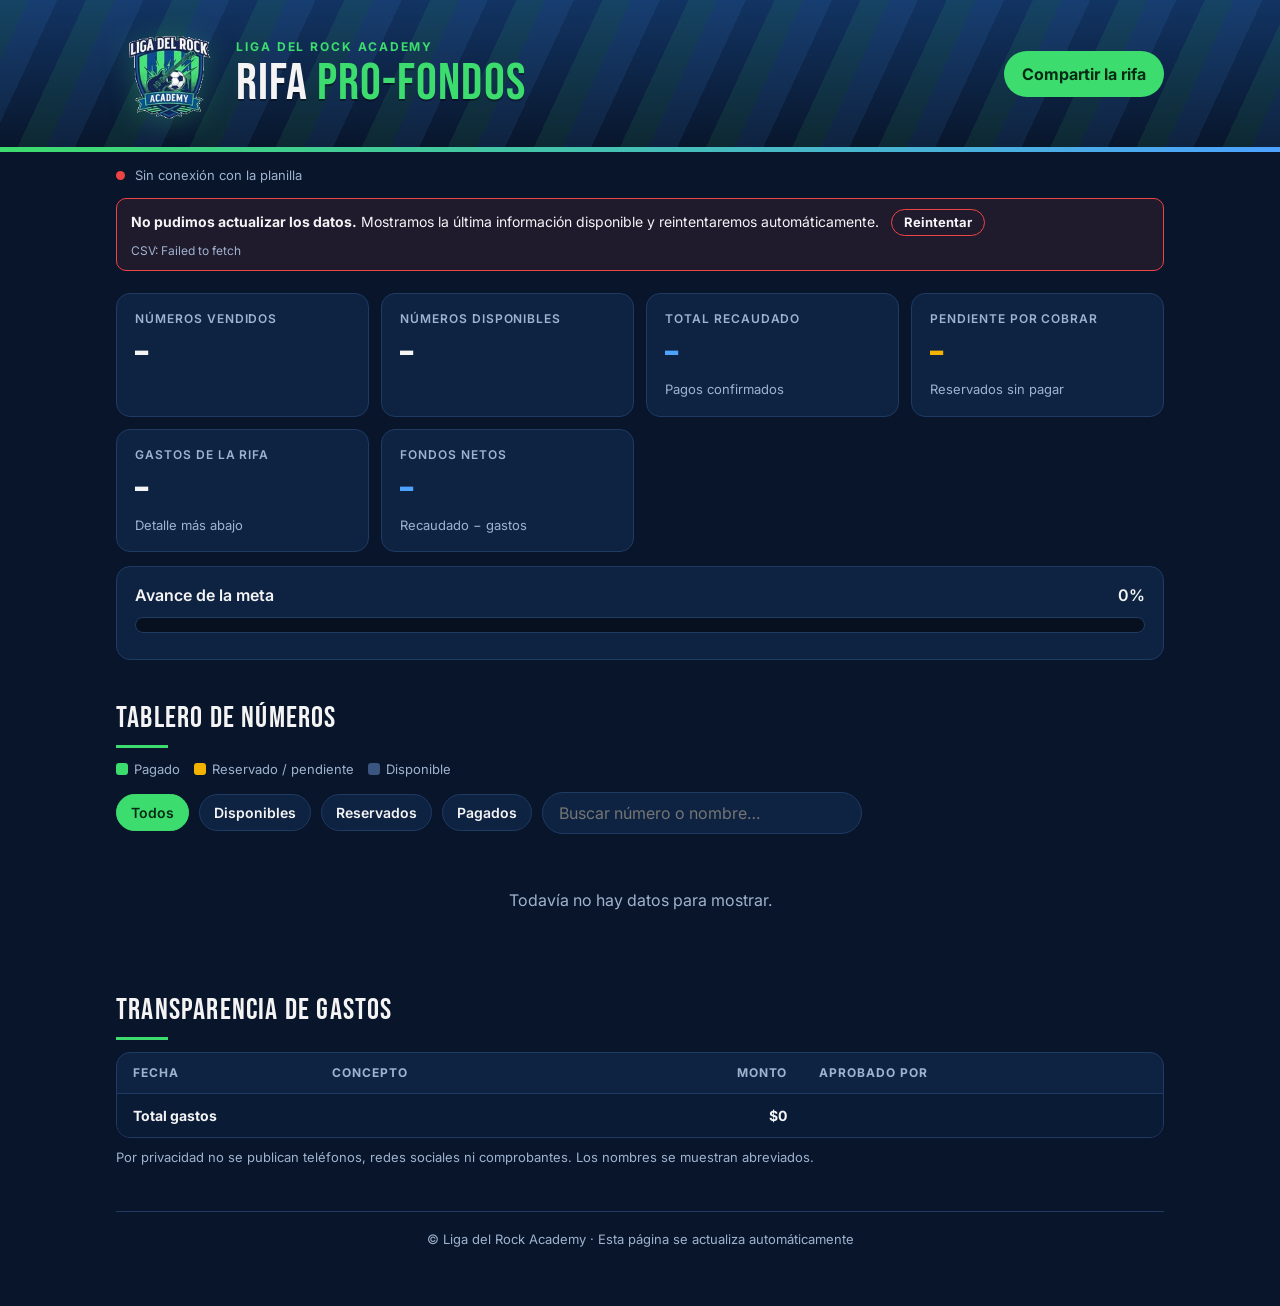
<file: rifa-liga-del-rock/index.html>
<!DOCTYPE html>
<html lang="es-CL">
<head>
<meta charset="utf-8">
<meta name="viewport" content="width=device-width, initial-scale=1">
<title>Rifa Pro-Fondos · Liga del Rock Academy</title>
<meta name="description" content="Estado en tiempo real de la rifa pro-fondos de Liga del Rock Academy: números vendidos, disponibles y uso de los fondos.">
<meta property="og:title" content="Rifa Pro-Fondos · Liga del Rock Academy">
<meta property="og:description" content="Mira qué números quedan disponibles y cómo vamos con la meta, en tiempo real.">
<meta property="og:image" content="logo.png">
<meta name="theme-color" content="#08152a">
<link rel="icon" type="image/png" href="[data-uri]">
<link rel="preconnect" href="https://fonts.googleapis.com">
<link rel="preconnect" href="https://fonts.gstatic.com" crossorigin>
<link href="https://fonts.googleapis.com/css2?family=Bebas+Neue&family=Inter:wght@400;500;600;700&display=swap" rel="stylesheet">

<style>
  :root {
    /* ===== COLORES DE MARCA — cambia SOLO estos valores para ajustar a tu logo ===== */
    --brand:   #3ddc6e;   /* verde del logo: botones, acentos, barra de avance   */
    --brand-2: #4da3ff;   /* azul del logo (aclarado para leerse sobre fondo oscuro) */
    --bg:      #08152a;   /* fondo de la página (marino del logo, más oscuro)    */
    --panel:   #0e2342;   /* fondo de tarjetas                                   */
    --on-brand:#062b14;   /* texto sobre botones verdes                          */
    /* ================================================================ */

    --line: #1f3a63;
    --text: #f4f4f5;
    --muted: #9fb3cf;
    --ok: #3ddc6e;
    --ok-bg: rgba(61, 220, 110, .14);
    --warn: #f5b301;
    --warn-bg: rgba(245, 179, 1, .14);
    --free-bg: #11294b;
    --danger: #ef4444;
    --radius: 14px;
  }
  * { box-sizing: border-box; }
  html { scroll-behavior: smooth; }
  body {
    margin: 0; background: var(--bg); color: var(--text);
    font-family: 'Inter', system-ui, -apple-system, 'Segoe UI', Roboto, sans-serif;
    line-height: 1.5; -webkit-font-smoothing: antialiased;
  }
  .wrap { max-width: 1080px; margin: 0 auto; padding: 0 16px 56px; }

  /* Cabecera */
  header.top {
    position: relative;
    background:
      repeating-linear-gradient(115deg, rgba(61,220,110,.09) 0 26px, rgba(77,163,255,.09) 26px 52px, transparent 52px 78px),
      linear-gradient(180deg, #123463 0%, var(--bg) 100%);
  }
  header.top::after {
    content: ""; position: absolute; left: 0; right: 0; bottom: 0; height: 5px;
    background: linear-gradient(90deg, var(--brand), var(--brand-2));
  }
  .top-in { max-width: 1080px; margin: 0 auto; padding: 22px 16px 26px; display: flex; align-items: center; gap: 16px; flex-wrap: wrap; }
  .logo { width: 104px; height: 104px; object-fit: contain; flex: none; filter: drop-shadow(0 4px 14px rgba(61,220,110,.25)); }
  .logo-fallback {
    width: 104px; height: 104px; border-radius: 50%; flex: none; display: none;
    align-items: center; justify-content: center; background: var(--brand); color: var(--on-brand);
    font-family: 'Bebas Neue', Impact, sans-serif; font-size: 30px; letter-spacing: 1px;
  }
  .titles { flex: 1; min-width: 220px; }
  .eyebrow { margin: 0; color: var(--brand); font-weight: 700; font-size: 12px; letter-spacing: .16em; text-transform: uppercase; }
  h1 { margin: 2px 0 0; text-shadow: 0 2px 0 rgba(0,0,0,.35); font-family: 'Bebas Neue', Impact, sans-serif; font-weight: 400; font-size: clamp(32px, 6vw, 52px); line-height: 1; letter-spacing: .02em; }
  .btn {
    appearance: none; border: 0; cursor: pointer; font: inherit; font-weight: 700;
    background: var(--brand); color: var(--on-brand); padding: 11px 18px; border-radius: 999px;
    transition: transform .15s ease, filter .15s ease;
  }
  .btn:hover { filter: brightness(1.1); transform: translateY(-1px); }
  .btn:focus-visible, .chip:focus-visible, input:focus-visible { outline: 3px solid var(--brand-2); outline-offset: 2px; }

  /* Estado de carga */
  .status { display: flex; align-items: center; gap: 10px; margin: 14px 0 0; color: var(--muted); font-size: 13px; flex-wrap: wrap; }
  .dot { width: 9px; height: 9px; border-radius: 50%; background: var(--ok); box-shadow: 0 0 0 0 rgba(61,220,110,.6); animation: pulse 2s infinite; }
  .dot.err { background: var(--danger); animation: none; }
  .badge-demo { background: var(--warn-bg); color: var(--warn); border: 1px solid var(--warn); padding: 1px 10px; border-radius: 999px; font-weight: 600; }
  .banner-err .retry { margin-left: 8px; font: inherit; font-size: 13px; font-weight: 700; cursor: pointer; color: var(--text); background: transparent; border: 1px solid var(--danger); border-radius: 999px; padding: 3px 12px; }
  .banner-err .detail { margin-top: 6px; font-size: 12px; color: var(--muted); word-break: break-word; }
  .banner-err { display: none; margin-top: 12px; padding: 10px 14px; border: 1px solid var(--danger); background: rgba(239,68,68,.1); border-radius: 10px; font-size: 14px; }
  @keyframes pulse { 70% { box-shadow: 0 0 0 9px rgba(61,220,110,0); } 100% { box-shadow: 0 0 0 0 rgba(61,220,110,0); } }

  /* KPIs */
  .kpis { display: grid; grid-template-columns: repeat(auto-fit, minmax(210px, 1fr)); gap: 12px; margin-top: 22px; }
  .kpi { background: var(--panel); border: 1px solid var(--line); border-radius: var(--radius); padding: 16px 18px; }
  .kpi .l { margin: 0; color: var(--muted); font-size: 12px; font-weight: 600; letter-spacing: .08em; text-transform: uppercase; }
  .kpi .v { margin: 4px 0 0; font-family: 'Bebas Neue', Impact, sans-serif; font-size: 44px; line-height: 1.05; letter-spacing: .02em; }
  .kpi .s { margin: 2px 0 0; color: var(--muted); font-size: 13px; }
  .kpi.hl .v { color: var(--brand-2); }
  .v.ok { color: var(--ok); } .v.warn { color: var(--warn); }

  .progress { margin-top: 14px; background: var(--panel); border: 1px solid var(--line); border-radius: var(--radius); padding: 16px 18px; }
  .progress .row { display: flex; justify-content: space-between; gap: 12px; font-weight: 600; flex-wrap: wrap; }
  .bar { margin-top: 10px; height: 16px; background: #06101f; border: 1px solid var(--line); border-radius: 999px; overflow: hidden; }
  .bar > span { display: block; height: 100%; width: 0; background: linear-gradient(90deg, var(--brand), var(--brand-2)); border-radius: 999px; transition: width .8s ease; }

  /* Secciones */
  h2 { margin: 36px 0 12px; font-family: 'Bebas Neue', Impact, sans-serif; font-weight: 400; font-size: 30px; letter-spacing: .04em; }
  h2::after { content: ""; display: block; width: 52px; height: 3px; background: var(--brand); margin-top: 4px; }

  /* Controles */
  .controls { display: flex; gap: 10px; flex-wrap: wrap; align-items: center; margin-bottom: 14px; }
  .chip {
    appearance: none; cursor: pointer; font: inherit; font-size: 14px; font-weight: 600; color: var(--text);
    background: var(--panel); border: 1px solid var(--line); border-radius: 999px; padding: 7px 14px;
  }
  .chip[aria-pressed="true"] { background: var(--brand); border-color: var(--brand); color: var(--on-brand); }
  input[type="search"] {
    flex: 1; min-width: 180px; max-width: 320px; font: inherit; color: var(--text);
    background: var(--panel); border: 1px solid var(--line); border-radius: 999px; padding: 8px 16px;
  }
  .legend { display: flex; gap: 14px; flex-wrap: wrap; color: var(--muted); font-size: 13px; margin-bottom: 12px; }
  .legend i { display: inline-block; width: 12px; height: 12px; border-radius: 3px; margin-right: 6px; vertical-align: -1px; }

  /* Tablero de números */
  .grid { display: grid; grid-template-columns: repeat(auto-fill, minmax(78px, 1fr)); gap: 8px; }
  .tile {
    appearance: none; font: inherit; color: var(--text); text-align: center; cursor: default;
    border-radius: 12px; padding: 9px 4px 8px; min-height: 66px; border: 1px solid var(--line);
    background: var(--free-bg); display: flex; flex-direction: column; align-items: center; justify-content: center; gap: 2px;
  }
  .tile .n { font-family: 'Bebas Neue', Impact, sans-serif; font-size: 28px; line-height: 1; letter-spacing: .03em; }
  .tile .who { font-size: 11px; color: var(--muted); max-width: 100%; overflow: hidden; text-overflow: ellipsis; white-space: nowrap; padding: 0 4px; }
  .tile.pagado    { background: var(--ok-bg);   border-color: var(--ok); }
  .tile.pagado .n { color: var(--ok); }
  .tile.reservado { background: var(--warn-bg); border-color: var(--warn); }
  .tile.reservado .n { color: var(--warn); }
  .tile.disponible .n { color: #d4d4d8; }
  .empty { grid-column: 1 / -1; color: var(--muted); padding: 24px; text-align: center; }

  /* Tabla de gastos */
  .table-wrap { overflow-x: auto; background: var(--panel); border: 1px solid var(--line); border-radius: var(--radius); }
  table { width: 100%; border-collapse: collapse; min-width: 520px; }
  th, td { text-align: left; padding: 11px 16px; border-bottom: 1px solid var(--line); font-size: 14px; }
  th { color: var(--muted); font-size: 12px; letter-spacing: .08em; text-transform: uppercase; }
  td.m, th.m { text-align: right; white-space: nowrap; }
  tr:last-child td { border-bottom: 0; }
  tfoot td { font-weight: 700; background: #0a1b36; }
  .note { color: var(--muted); font-size: 13px; margin-top: 10px; }

  footer { margin-top: 44px; padding-top: 18px; border-top: 1px solid var(--line); color: var(--muted); font-size: 13px; text-align: center; }

  @media (max-width: 520px) { .grid { grid-template-columns: repeat(auto-fill, minmax(64px, 1fr)); gap: 6px; } .tile .n { font-size: 24px; } .kpi .v { font-size: 38px; } }
  @media (prefers-reduced-motion: reduce) { * { animation: none !important; transition: none !important; } }
</style>
</head>

<body>
<header class="top">
  <div class="top-in">
    <!-- El logo debe estar en la misma carpeta con el nombre logo.png -->
    <img class="logo" id="logo" src="[data-uri]" alt="Logo Liga del Rock Academy" width="104" height="104">
    <div class="logo-fallback" id="logoFallback" aria-hidden="true">LR</div>
    <div class="titles">
      <p class="eyebrow">Liga del Rock Academy</p>
      <h1>Rifa <span style="color:var(--brand)">Pro-Fondos</span></h1>
    </div>
    <button class="btn" id="btnShare" type="button">Compartir la rifa</button>
  </div>
</header>

<main class="wrap">
  <noscript><p>Esta página necesita JavaScript para mostrar el estado de la rifa en tiempo real.</p></noscript>

  <div class="status" aria-live="polite">
    <span class="dot" id="dot"></span>
    <span id="updated">Cargando datos…</span>
    <span class="badge-demo" id="demo" hidden>Modo demostración (datos de ejemplo)</span>
  </div>
  <div class="banner-err" id="err" role="alert">
    <strong>No pudimos actualizar los datos.</strong> Mostramos la última información disponible y reintentaremos automáticamente.
    <button class="retry" id="btnRetry" type="button">Reintentar</button>
    <div class="detail" id="errDetail"></div>
  </div>

  <section class="kpis" aria-label="Resumen de la rifa">
    <article class="kpi"><p class="l">Números vendidos</p><p class="v" id="kVendidos">–</p><p class="s" id="kVendidosS">&nbsp;</p></article>
    <article class="kpi"><p class="l">Números disponibles</p><p class="v" id="kDisp">–</p><p class="s" id="kDispS">&nbsp;</p></article>
    <article class="kpi hl"><p class="l">Total recaudado</p><p class="v ok" id="kRec">–</p><p class="s">Pagos confirmados</p></article>
    <article class="kpi"><p class="l">Pendiente por cobrar</p><p class="v warn" id="kPend">–</p><p class="s">Reservados sin pagar</p></article>
    <article class="kpi"><p class="l">Gastos de la rifa</p><p class="v" id="kGas">–</p><p class="s">Detalle más abajo</p></article>
    <article class="kpi hl"><p class="l">Fondos netos</p><p class="v" id="kNeto">–</p><p class="s">Recaudado − gastos</p></article>
  </section>

  <section class="progress" aria-label="Avance de la meta">
    <div class="row"><span>Avance de la meta</span><span id="pAvance">0%</span></div>
    <div class="bar" role="progressbar" aria-valuemin="0" aria-valuemax="100" aria-valuenow="0" id="bar"><span id="barFill"></span></div>
    <p class="note" id="pMeta" style="margin-bottom:0"></p>
  </section>

  <h2>Tablero de números</h2>
  <div class="legend">
    <span><i style="background:var(--ok)"></i>Pagado</span>
    <span><i style="background:var(--warn)"></i>Reservado / pendiente</span>
    <span><i style="background:#3a5580"></i>Disponible</span>
  </div>
  <div class="controls">
    <button class="chip" data-f="todos" aria-pressed="true" type="button">Todos</button>
    <button class="chip" data-f="disponible" aria-pressed="false" type="button">Disponibles</button>
    <button class="chip" data-f="reservado" aria-pressed="false" type="button">Reservados</button>
    <button class="chip" data-f="pagado" aria-pressed="false" type="button">Pagados</button>
    <input type="search" id="q" placeholder="Buscar número o nombre…" aria-label="Buscar número o nombre">
  </div>
  <div class="grid" id="grid" aria-live="polite"></div>

  <h2>Transparencia de gastos</h2>
  <div class="table-wrap">
    <table>
      <thead><tr><th>Fecha</th><th>Concepto</th><th class="m">Monto</th><th>Aprobado por</th></tr></thead>
      <tbody id="gastosBody"></tbody>
      <tfoot><tr><td colspan="2">Total gastos</td><td class="m" id="gastosTotal">$0</td><td></td></tr></tfoot>
    </table>
  </div>
  <p class="note">Por privacidad no se publican teléfonos, redes sociales ni comprobantes. Los nombres se muestran abreviados.</p>

  <footer>© Liga del Rock Academy · Esta página se actualiza automáticamente</footer>
</main>

<script>
/* =====================================================================
   CONFIGURACIÓN — edita solo este bloque
   ===================================================================== */
const CONFIG = {
  // Pega aquí el enlace CSV de la pestaña "Vista Pública" publicada en la web.
  // (Archivo → Compartir → Publicar en la web → pestaña "Vista Pública" → formato CSV)
  // Si lo dejas vacío, la página funciona en modo demostración con datos de ejemplo.
  SHEET_CSV_URL: "https://docs.google.com/spreadsheets/d/e/2PACX-1vQSZ_d6ek7SWJ1FquIXJOOtl8Nt4imlMNKFkhfnkVjyKeZq4gwTHB6-LihuUh4oO36k-6us_qiFpAnW/pub?gid=1052945030&single=true&output=csv",

  // Canal alternativo (opcional): URL de la aplicación web de Apps Script (termina en /exec).
  // La página lo usa automáticamente si el enlace CSV falla.
  APPS_SCRIPT_URL: "",

  PRECIO: 3000,            // valor por número (CLP)
  TOTAL: 101,              // cantidad de números (00 al 100)
  MOSTRAR_NOMBRES: true,   // false = solo se ve el estado, sin nombres abreviados
  REFRESCO_SEG: 60,        // cada cuántos segundos se vuelve a consultar la planilla
  TEXTO_COMPARTIR: "Rifa Pro-Fondos de Liga del Rock Academy 🎸 Mira qué números quedan disponibles:"
};

/*PURE-START*/
// Convierte texto CSV en una matriz de filas/columnas (soporta comillas y saltos de línea).
function parseCSV(text) {
  const rows = []; let row = [], cur = '', inQ = false;
  for (let i = 0; i < text.length; i++) {
    const c = text[i];
    if (inQ) {
      if (c === '"') { if (text[i + 1] === '"') { cur += '"'; i++; } else inQ = false; }
      else cur += c;
    } else if (c === '"') inQ = true;
    else if (c === ',') { row.push(cur); cur = ''; }
    else if (c === '\n' || c === '\r') {
      if (c === '\r' && text[i + 1] === '\n') i++;
      row.push(cur); rows.push(row); row = []; cur = '';
    } else cur += c;
  }
  if (cur !== '' || row.length) { row.push(cur); rows.push(row); }
  return rows;
}

// "$12.500" -> 12500
function parseMonto(v) {
  const n = String(v == null ? '' : v).replace(/[^\d]/g, '');
  return n ? Number(n) : 0;
}

// Lee la estructura de la pestaña "Vista Pública":
//  A:D = N° Ticket | Comprador | Estado | Pago verificado   (desde la fila 5)
//  F:I = Fecha | Concepto | Monto | Aprobado por             (desde la fila 5)
function extraer(rows) {
  const tickets = [], gastos = [];
  rows.forEach((r, i) => {
    if (i < 4) return;
    const t = (r[0] || '').trim();
    if (/^\d{1,3}$/.test(t)) {
      const e = (r[2] || '').trim().toLowerCase();
      let estado = 'disponible';
      if (e.startsWith('pag')) estado = 'pagado';
      else if (e.startsWith('reserv')) estado = 'reservado';
      tickets.push({ n: t.padStart(2, '0'), nombre: (r[1] || '').trim(), estado, verificado: (r[3] || '').indexOf('✔') >= 0 });
    }
    const monto = parseMonto(r[7]);
    const concepto = (r[6] || '').trim();
    if (monto > 0 && concepto) gastos.push({ fecha: (r[5] || '').trim(), concepto, monto, aprobado: (r[8] || '').trim() });
  });
  return { tickets, gastos };
}

function calcular(tickets, gastos, precio, total) {
  const pag = tickets.filter(t => t.estado === 'pagado').length;
  const res = tickets.filter(t => t.estado === 'reservado').length;
  const disp = tickets.filter(t => t.estado === 'disponible').length;
  const recaudado = pag * precio, pendiente = res * precio;
  const gastosTotal = gastos.reduce((a, g) => a + g.monto, 0);
  const meta = total * precio;
  return {
    pag, res, disp, vendidos: pag + res, recaudado, pendiente, gastosTotal,
    neto: recaudado - gastosTotal, meta, avance: meta ? recaudado / meta : 0
  };
}
/*PURE-END*/

/* ---------- Utilidades de presentación ---------- */
const $ = id => document.getElementById(id);
const clp = n => (n < 0 ? '-' : '') + '$' + Math.abs(Math.round(n)).toLocaleString('es-CL');
const ETIQUETA = { pagado: 'Pagado', reservado: 'Reservado / pendiente', disponible: 'Disponible' };
let estado = { tickets: [], gastos: [], filtro: 'todos', q: '' };

function demoRows() {
  const nombres = ['Camila R.', 'Matías S.', 'Javiera P.', 'Diego M.', 'Fernanda L.', 'Tomás G.', 'Valentina C.', 'Joaquín A.', 'Constanza V.', 'Benjamín H.'];
  const rows = [
    ['RIFA PRO-FONDOS · LIGA DEL ROCK ACADEMY — TRANSPARENCIA'], [''], ['Estado de los números', '', '', '', '', 'Registro de gastos'],
    ['N° Ticket', 'Comprador', 'Estado', 'Pago verificado', '', 'Fecha', 'Concepto / Detalle', 'Monto ($)', 'Aprobado por']
  ];
  const gastos = [['05-10-2026', 'Impresión de talonarios', '$12.000', 'Directiva'], ['08-10-2026', 'Premio: balón oficial', '$25.000', 'Directiva'], ['09-10-2026', 'Comisión pasarela de pago', '$1.500', 'Tesorería']];
  for (let i = 0; i < CONFIG.TOTAL; i++) {
    const n = String(i).padStart(2, '0');
    let est = 'Disponible', nom = '', ver = '';
    if (i % 3 === 0) { est = 'Pagado'; nom = nombres[i % nombres.length]; ver = '✔ Con comprobante'; }
    else if (i % 7 === 0) { est = 'Reservado / Pendiente'; nom = nombres[(i + 3) % nombres.length]; }
    const g = gastos[i] || ['', '', '', ''];
    rows.push([n, nom, est, ver, '', g[0], g[1], g[2], g[3]]);
  }
  return rows;
}

// Carga por JSONP (etiqueta <script>): no depende de CORS, funciona incluso desde file://
function jsonp(url, ms) {
  return new Promise((resolve, reject) => {
    const cb = '__rifa_' + Date.now();
    const sc = document.createElement('script');
    const fin = () => { clearTimeout(t); delete window[cb]; sc.remove(); };
    const t = setTimeout(() => { fin(); reject(new Error('tiempo de espera agotado')); }, ms || 15000);
    window[cb] = data => { fin(); resolve(data); };
    sc.onerror = () => { fin(); reject(new Error('no se pudo cargar el script')); };
    sc.src = url + (url.indexOf('?') >= 0 ? '&' : '?') + 'callback=' + cb;
    document.head.appendChild(sc);
  });
}

// Devuelve la matriz de filas de la hoja "Vista Pública" (o null si se usa el modo demostración)
async function obtenerFilas() {
  const errores = [];
  if (CONFIG.SHEET_CSV_URL) {
    try {
      const resp = await fetch(CONFIG.SHEET_CSV_URL);       // petición simple: sin cabeceras extra
      if (!resp.ok) throw new Error('HTTP ' + resp.status);
      return parseCSV(await resp.text());
    } catch (e) { errores.push('CSV: ' + e.message); }
  }
  if (CONFIG.APPS_SCRIPT_URL) {
    try {
      const data = await jsonp(CONFIG.APPS_SCRIPT_URL);
      if (!Array.isArray(data)) throw new Error('respuesta inesperada');
      return data;
    } catch (e) { errores.push('Apps Script: ' + e.message); }
  }
  if (!CONFIG.SHEET_CSV_URL && !CONFIG.APPS_SCRIPT_URL) return null;
  throw new Error(errores.join('  |  '));
}

async function cargar() {
  let rows = await obtenerFilas();
  $('demo').hidden = rows !== null;
  if (rows === null) rows = demoRows();
  const d = extraer(rows);
  if (!d.tickets.length) throw new Error('No se encontraron números en la hoja: revisa que el enlace sea el de la pestaña "Vista Pública".');
  estado.tickets = d.tickets; estado.gastos = d.gastos;
  render();
}

function render() {
  const k = calcular(estado.tickets, estado.gastos, CONFIG.PRECIO, CONFIG.TOTAL);
  $('kVendidos').textContent = k.vendidos;
  $('kVendidosS').textContent = k.pag + ' pagados · ' + k.res + ' reservados';
  $('kDisp').textContent = k.disp;
  $('kDispS').textContent = 'de ' + CONFIG.TOTAL + ' números';
  $('kRec').textContent = clp(k.recaudado);
  $('kPend').textContent = clp(k.pendiente);
  $('kGas').textContent = clp(k.gastosTotal);
  $('kNeto').textContent = clp(k.neto);

  const pct = Math.min(100, Math.round(k.avance * 1000) / 10);
  $('pAvance').textContent = pct.toString().replace('.', ',') + '%';
  $('barFill').style.width = pct + '%';
  $('bar').setAttribute('aria-valuenow', String(pct));
  $('pMeta').textContent = clp(k.recaudado) + ' recaudados de una meta de ' + clp(k.meta) + ' (' + CONFIG.TOTAL + ' números a ' + clp(CONFIG.PRECIO) + ' cada uno).';

  renderGrid();
  renderGastos(k.gastosTotal);

  $('updated').textContent = 'Actualizado a las ' + new Date().toLocaleTimeString('es-CL', { hour: '2-digit', minute: '2-digit' });
  $('dot').classList.remove('err'); $('err').style.display = 'none';
}

function renderGrid() {
  const grid = $('grid'); grid.textContent = '';
  const q = estado.q.trim().toLowerCase();
  const lista = estado.tickets.filter(t => {
    if (estado.filtro !== 'todos' && t.estado !== estado.filtro) return false;
    if (!q) return true;
    return t.n.indexOf(q) >= 0 || (CONFIG.MOSTRAR_NOMBRES && t.nombre.toLowerCase().indexOf(q) >= 0);
  });
  if (!lista.length) {
    const e = document.createElement('p'); e.className = 'empty'; e.textContent = 'No hay números que coincidan.'; grid.appendChild(e); return;
  }
  lista.forEach(t => {
    const b = document.createElement('button'); b.type = 'button'; b.className = 'tile ' + t.estado;
    const n = document.createElement('span'); n.className = 'n'; n.textContent = t.n; b.appendChild(n);
    const mostrar = CONFIG.MOSTRAR_NOMBRES && t.nombre && t.estado !== 'disponible';
    if (mostrar) { const w = document.createElement('span'); w.className = 'who'; w.textContent = t.nombre; b.appendChild(w); }
    b.title = 'N° ' + t.n + ' · ' + ETIQUETA[t.estado] + (mostrar ? ' · ' + t.nombre : '');
    grid.appendChild(b);
  });
}

function renderGastos(total) {
  const tb = $('gastosBody'); tb.textContent = '';
  if (!estado.gastos.length) {
    const tr = document.createElement('tr'), td = document.createElement('td');
    td.colSpan = 4; td.textContent = 'Aún no hay gastos registrados.'; td.style.color = 'var(--muted)';
    tr.appendChild(td); tb.appendChild(tr);
  }
  estado.gastos.forEach(g => {
    const tr = document.createElement('tr');
    [g.fecha, g.concepto, clp(g.monto), g.aprobado].forEach((v, i) => {
      const td = document.createElement('td'); td.textContent = v; if (i === 2) td.className = 'm'; tr.appendChild(td);
    });
    tb.appendChild(tr);
  });
  $('gastosTotal').textContent = clp(total);
}

/* ---------- Eventos ---------- */
document.querySelectorAll('.chip').forEach(c => c.addEventListener('click', () => {
  estado.filtro = c.dataset.f;
  document.querySelectorAll('.chip').forEach(x => x.setAttribute('aria-pressed', String(x === c)));
  renderGrid();
}));
$('q').addEventListener('input', e => { estado.q = e.target.value; renderGrid(); });

$('btnShare').addEventListener('click', async () => {
  const url = location.href.split('#')[0];
  if (navigator.share) { try { await navigator.share({ title: document.title, text: CONFIG.TEXTO_COMPARTIR, url }); return; } catch (e) { /* cancelado */ } }
  window.open('https://wa.me/?text=' + encodeURIComponent(CONFIG.TEXTO_COMPARTIR + ' ' + url), '_blank', 'noopener');
});

// Si no existe logo.png, muestra un distintivo "LR" en su lugar
$('logo').addEventListener('error', () => { $('logo').style.display = 'none'; $('logoFallback').style.display = 'flex'; });

/* ---------- Arranque + actualización automática ---------- */
async function ciclo() {
  try { await cargar(); }
  catch (e) {
    console.error(e);
    $('dot').classList.add('err');
    let det = e.message || String(e);
    if (location.protocol === 'file:') det += '  ·  Pista: abre la página con Live Server (http://127.0.0.1:5500) o desde GitHub Pages, en vez de abrir el archivo directamente.';
    $('errDetail').textContent = det;
    $('err').style.display = 'block';
    if (!estado.tickets.length) {
      $('updated').textContent = 'Sin conexión con la planilla';
      const g = $('grid'); g.textContent = '';
      const p = document.createElement('p'); p.className = 'empty'; p.textContent = 'Todavía no hay datos para mostrar.'; g.appendChild(p);
    }
  }
}
$('btnRetry').addEventListener('click', ciclo);
ciclo();
setInterval(ciclo, Math.max(15, CONFIG.REFRESCO_SEG) * 1000);
document.addEventListener('visibilitychange', () => { if (!document.hidden) ciclo(); });
</script>
</body>
</html>
</file>
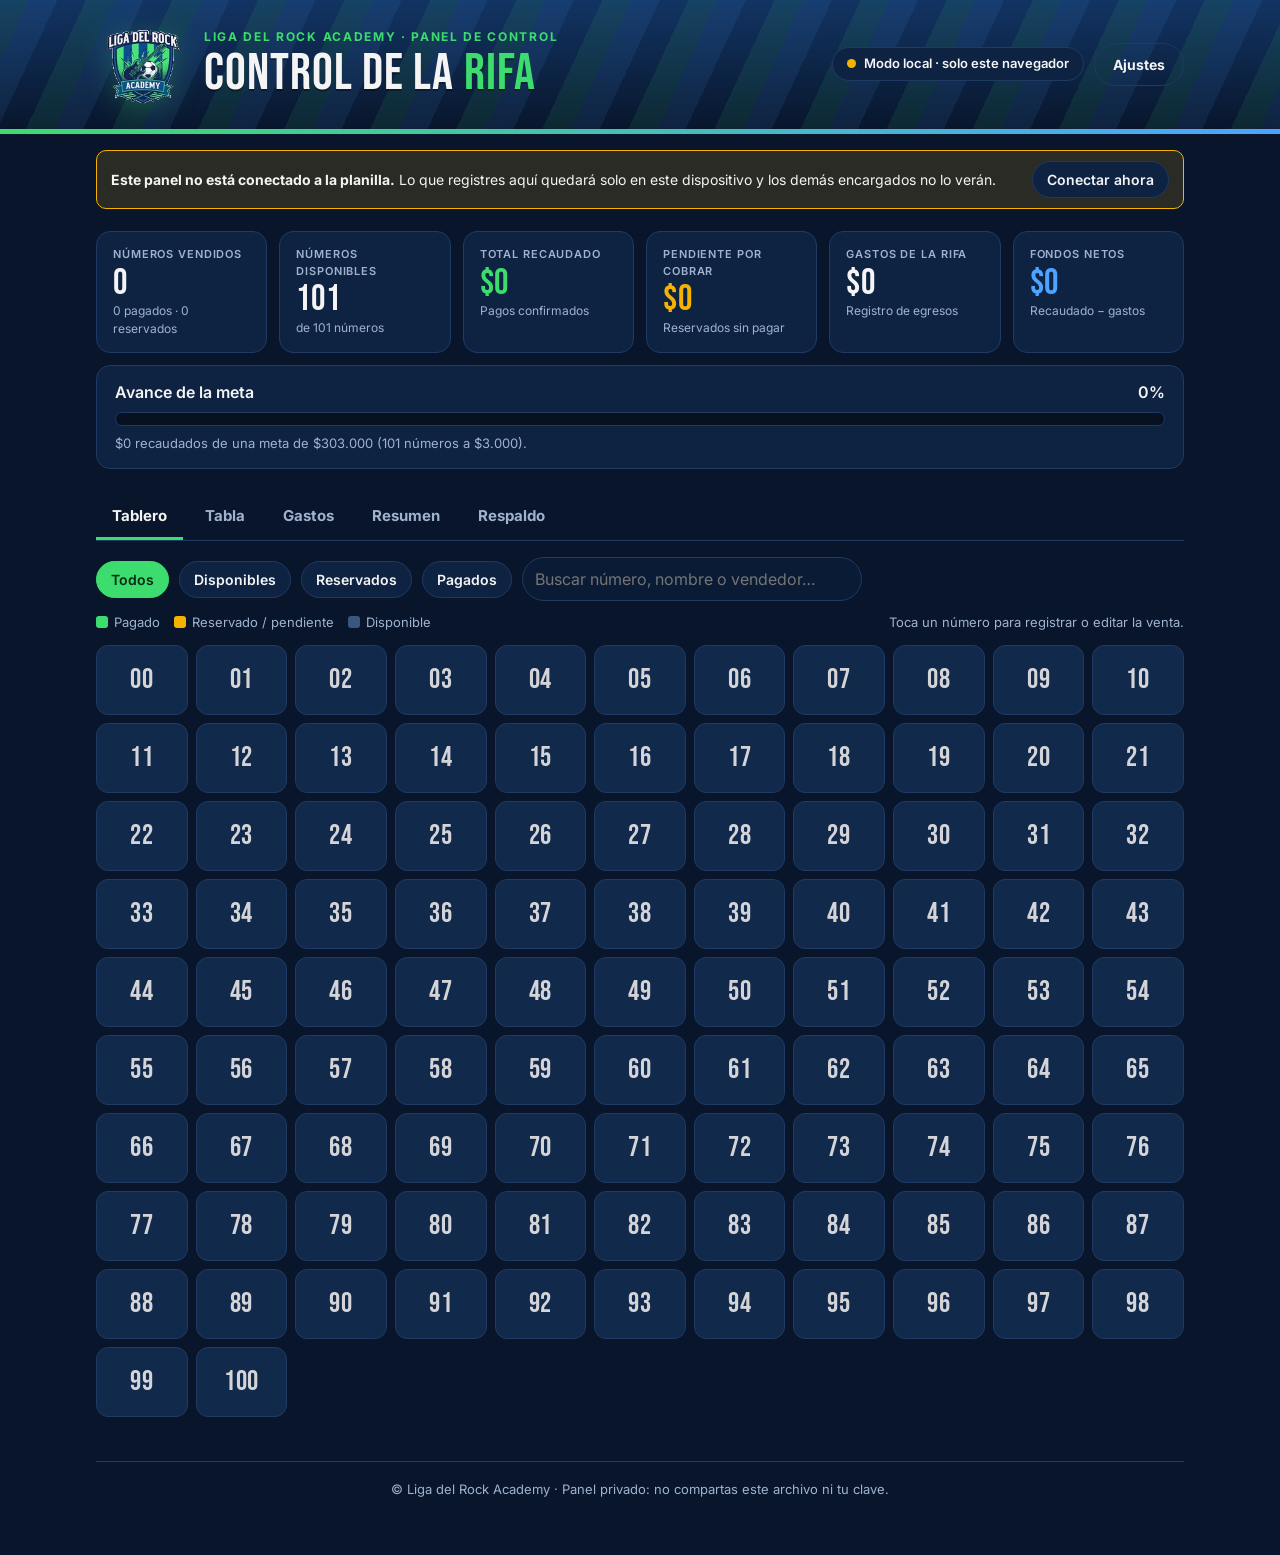
<file: rifa-liga-del-rock/panel/index.html>
<!DOCTYPE html>
<html lang="es-CL">
<head>
<meta charset="utf-8">
<meta name="viewport" content="width=device-width, initial-scale=1">
<title>Panel de control · Rifa Liga del Rock Academy</title>
<meta name="robots" content="noindex,nofollow">
<meta name="theme-color" content="#08152a">
<link rel="icon" type="image/png" href="[data-uri]">
<link rel="preconnect" href="https://fonts.googleapis.com">
<link rel="preconnect" href="https://fonts.gstatic.com" crossorigin>
<link href="https://fonts.googleapis.com/css2?family=Bebas+Neue&family=Inter:wght@400;500;600;700&display=swap" rel="stylesheet">
<link rel="stylesheet" href="styles.css">
</head>

<body>
<header class="top">
  <div class="top-in">
    <div class="logo" role="img" aria-label="Logo Liga del Rock Academy"></div>
    <div class="titles">
      <p class="eyebrow">Liga del Rock Academy · Panel de control</p>
      <h1>Control de la <span>Rifa</span></h1>
    </div>
    <div class="top-actions">
      <span class="pill local" id="estadoSync" role="status" aria-live="polite">Modo local</span>
      <button class="btn ghost" id="btnAjustes" type="button">Ajustes</button>
    </div>
  </div>
</header>

<main class="wrap">
  <noscript><p>Este panel necesita JavaScript.</p></noscript>

  <div class="banner" id="aviso" role="alert" hidden>
    <span id="avisoTexto"></span>
    <button class="chip" id="btnReintentar" type="button">Reintentar</button>
    <button class="chip" id="btnRecargar" type="button">Descartar y recargar de la planilla</button>
  </div>

  <div class="banner warn" id="avisoLocal" hidden>
    <span><strong>Este panel no está conectado a la planilla.</strong> Lo que registres aquí quedará solo en este dispositivo y los demás encargados no lo verán.</span>
    <button class="chip" id="btnConectar" type="button">Conectar ahora</button>
  </div>

  <!-- Resumen -->
  <section class="kpis" aria-label="Resumen de la rifa">
    <article class="kpi"><p class="l">Números vendidos</p><p class="v" id="kVend">–</p><p class="s" id="kVendS">&nbsp;</p></article>
    <article class="kpi"><p class="l">Números disponibles</p><p class="v" id="kDisp">–</p><p class="s" id="kDispS">&nbsp;</p></article>
    <article class="kpi"><p class="l">Total recaudado</p><p class="v ok" id="kRec">–</p><p class="s">Pagos confirmados</p></article>
    <article class="kpi"><p class="l">Pendiente por cobrar</p><p class="v warn" id="kPend">–</p><p class="s">Reservados sin pagar</p></article>
    <article class="kpi"><p class="l">Gastos de la rifa</p><p class="v" id="kGas">–</p><p class="s">Registro de egresos</p></article>
    <article class="kpi hl"><p class="l">Fondos netos</p><p class="v blue" id="kNeto">–</p><p class="s">Recaudado − gastos</p></article>
  </section>

  <section class="progress" aria-label="Avance de la meta">
    <div class="row"><span>Avance de la meta</span><span id="pAvance">0%</span></div>
    <div class="bar" role="progressbar" aria-valuemin="0" aria-valuemax="100" aria-valuenow="0" id="bar"><span id="barFill"></span></div>
    <p class="note" id="pMeta"></p>
  </section>

  <!-- Pestañas -->
  <nav class="tabs" role="tablist" aria-label="Secciones">
    <button class="tab" role="tab" data-vista="tablero" aria-selected="true" type="button">Tablero</button>
    <button class="tab" role="tab" data-vista="tabla" aria-selected="false" type="button">Tabla</button>
    <button class="tab" role="tab" data-vista="gastos" aria-selected="false" type="button">Gastos</button>
    <button class="tab" role="tab" data-vista="resumen" aria-selected="false" type="button">Resumen</button>
    <button class="tab" role="tab" data-vista="respaldo" aria-selected="false" type="button">Respaldo</button>
  </nav>

  <!-- Tablero y Tabla comparten filtros -->
  <div class="controls" id="controles">
    <button class="chip" data-f="todos" aria-pressed="true" type="button">Todos</button>
    <button class="chip" data-f="Disponible" aria-pressed="false" type="button">Disponibles</button>
    <button class="chip" data-f="Reservado / Pendiente" aria-pressed="false" type="button">Reservados</button>
    <button class="chip" data-f="Pagado" aria-pressed="false" type="button">Pagados</button>
    <input type="search" id="q" placeholder="Buscar número, nombre o vendedor…" aria-label="Buscar">
  </div>

  <section data-panel="tablero">
    <div class="legend">
      <span><i style="background:var(--ok)"></i>Pagado</span>
      <span><i style="background:var(--warn)"></i>Reservado / pendiente</span>
      <span><i style="background:#3a5580"></i>Disponible</span>
      <span class="hint">Toca un número para registrar o editar la venta.</span>
    </div>
    <div class="grid" id="grid"></div>
  </section>

  <section data-panel="tabla" hidden>
    <div class="table-wrap">
      <table>
        <thead><tr>
          <th>N°</th><th>Comprador</th><th>Contacto</th><th>Instagram</th><th>Estado</th><th>Método</th>
          <th>Comprobante</th><th>Vendedor</th><th>Fecha</th><th>Observaciones</th><th></th>
        </tr></thead>
        <tbody id="tbodyTickets"></tbody>
      </table>
    </div>
  </section>

  <section data-panel="gastos" hidden>
    <form class="card form-grid" id="formGasto" autocomplete="off">
      <h2>Registrar gasto</h2>
      <label>Fecha<input type="date" id="gFecha" required></label>
      <label class="wide">Concepto / detalle<input type="text" id="gConcepto" maxlength="120" required placeholder="Ej: Impresión de talonarios"></label>
      <label>Monto ($)<input type="number" id="gMonto" min="1" step="1" required inputmode="numeric"></label>
      <label>Comprobante / foto (link o nota)<input type="text" id="gComp" maxlength="120"></label>
      <label>Aprobado por<input type="text" id="gAprob" maxlength="60"></label>
      <div class="actions"><button class="btn" type="submit">Agregar gasto</button></div>
    </form>
    <div class="table-wrap">
      <table>
        <thead><tr><th>Fecha</th><th>Concepto</th><th class="m">Monto</th><th>Comprobante</th><th>Aprobado por</th><th></th></tr></thead>
        <tbody id="tbodyGastos"></tbody>
        <tfoot><tr><td colspan="2">Total gastos</td><td class="m" id="gTotal">$0</td><td colspan="3"></td></tr></tfoot>
      </table>
    </div>
  </section>

  <section data-panel="resumen" hidden>
    <div class="banner warn" id="alertaCuadre" hidden></div>
    <h2>Por método de pago <small>(solo pagados)</small></h2>
    <div class="table-wrap"><table>
      <thead><tr><th>Método</th><th class="m">N° pagados</th><th class="m">Monto</th></tr></thead>
      <tbody id="tbodyMetodo"></tbody>
    </table></div>
    <h2>Por vendedor / referido</h2>
    <div class="table-wrap"><table>
      <thead><tr><th>Vendedor</th><th class="m">Pagados</th><th class="m">Reservados</th><th class="m">Recaudado</th></tr></thead>
      <tbody id="tbodyVend"></tbody>
    </table></div>
  </section>

  <section data-panel="respaldo" hidden>
    <div class="card">
      <h2>Respaldo de datos</h2>
      <p class="note">Los datos se guardan automáticamente en este navegador. Descarga un respaldo de vez en cuando.</p>
      <div class="actions wrap-actions">
        <button class="btn" id="btnExpJSON" type="button">Descargar respaldo (JSON)</button>
        <button class="btn ghost" id="btnExpCSV" type="button">Exportar números (CSV)</button>
        <button class="btn ghost" id="btnExpGastos" type="button">Exportar gastos (CSV)</button>
        <label class="btn ghost file">Restaurar respaldo (JSON)<input type="file" id="fileImport" accept=".json,application/json" hidden></label>
      </div>
    </div>
    <div class="card">
      <h2>Planilla de Google</h2>
      <p class="note">Si conectaste la planilla en <strong>Ajustes</strong>, los cambios se envían solos. Usa este botón solo para cargar por primera vez los datos de este navegador a la planilla (reemplaza lo que haya en ella).</p>
      <div class="actions wrap-actions">
        <button class="btn ghost" id="btnSubir" type="button">Enviar todo a la planilla</button>
        <button class="btn danger" id="btnReset" type="button">Vaciar datos de este navegador</button>
      </div>
    </div>
  </section>

  <footer>© Liga del Rock Academy · Panel privado: no compartas este archivo ni tu clave.</footer>
</main>

<!-- Ficha de un número -->
<dialog id="dlgTicket" aria-labelledby="dlgTitulo">
  <form id="formTicket" method="dialog" autocomplete="off" novalidate>
    <header class="dlg-head"><h2 id="dlgTitulo">Número 00</h2><button type="button" class="x" id="btnCerrarTicket" aria-label="Cerrar">×</button></header>
    <div class="form-grid">
      <label>Estado del pago
        <select id="fEstado">
          <option>Disponible</option><option>Reservado / Pendiente</option><option>Pagado</option>
        </select>
      </label>
      <fieldset id="camposVenta">
        <label class="wide">Comprador / nombre<input type="text" id="fNombre" maxlength="120"></label>
        <label>Contacto / teléfono (WhatsApp)<input type="tel" id="fTel" maxlength="30" inputmode="tel" placeholder="+56 9 1234 5678"></label>
        <label>Instagram / red social<input type="text" id="fIG" maxlength="60" placeholder="@usuario"></label>
        <label>Método de pago
          <select id="fMetodo"><option value="">— elegir —</option><option>Transferencia</option><option>Efectivo</option><option>MercadoPago/Webpay</option></select>
        </label>
        <label>Comprobante / N° transacción<input type="text" id="fComp" maxlength="120"></label>
        <label>Vendedor / referido<input type="text" id="fVend" maxlength="60" list="listaVend"></label>
        <label>Fecha de compra<input type="date" id="fFecha"></label>
        <label class="wide">Observaciones<textarea id="fObs" rows="2" maxlength="300"></textarea></label>
      </fieldset>
    </div>
    <datalist id="listaVend"></datalist>
    <p class="form-error" id="fError" role="alert" hidden></p>
    <footer class="dlg-actions">
      <a class="btn ghost" id="lnkWA" target="_blank" rel="noopener" hidden>WhatsApp</a>
      <button type="button" class="btn danger" id="btnLiberar" hidden>Liberar número</button>
      <span class="spacer"></span>
      <button type="button" class="btn ghost" id="btnCancelar">Cancelar</button>
      <button type="submit" class="btn" id="btnGuardar">Guardar</button>
    </footer>
  </form>
</dialog>

<!-- Ajustes -->
<dialog id="dlgAjustes" aria-labelledby="ajTitulo">
  <form id="formAjustes" method="dialog" autocomplete="off">
    <header class="dlg-head"><h2 id="ajTitulo">Ajustes</h2><button type="button" class="x" id="btnCerrarAj" aria-label="Cerrar">×</button></header>
    <div class="form-grid">
      <label class="wide">URL de la aplicación web (Apps Script, termina en /exec)
        <input type="url" id="aUrl" placeholder="https://script.google.com/macros/s/…/exec">
      </label>
      <label class="wide">Clave del panel
        <input type="password" id="aToken" autocomplete="off" placeholder="La misma clave que pusiste en el script">
      </label>
      <label>Valor por número ($)<input type="number" id="aPrecio" min="1" step="1" required></label>
      <label>Actualizar cada (segundos)<input type="number" id="aRefresco" min="5" max="300" step="1" required></label>
      <p class="note wide">Si dejas la URL o la clave vacías, el panel funciona solo en este navegador (modo local).</p>
      <div class="wide" id="bloqueEnlace" hidden>
        <button type="button" class="btn ghost" id="btnEnlace">Copiar enlace de acceso para encargados</button>
        <p class="note">Quien abra ese enlace queda conectado y puede editar la rifa. Envíalo solo a encargados, por mensaje privado.</p>
      </div>
      <p class="note wide" id="aResultado" role="status"></p>
    </div>
    <footer class="dlg-actions">
      <button type="button" class="btn ghost" id="btnProbar">Probar conexión</button>
      <span class="spacer"></span>
      <button type="button" class="btn ghost" id="btnCancelarAj">Cancelar</button>
      <button type="submit" class="btn">Guardar</button>
    </footer>
  </form>
</dialog>

<div class="toast" id="toast" role="status" aria-live="polite" hidden></div>

<script src="app.js"></script>
</body>
</html>
</file>
<file: rifa-liga-del-rock/panel/styles.css>
/* ==========================================================
   PANEL DE CONTROL · RIFA LIGA DEL ROCK ACADEMY
   Colores tomados del logo: verde #3ddc6e · azul #4da3ff · marino #08152a
   ========================================================== */
:root {
  --brand:   #3ddc6e;
  --brand-2: #4da3ff;
  --bg:      #08152a;
  --panel:   #0e2342;
  --on-brand:#062b14;

  --line: #1f3a63;
  --text: #f4f4f5;
  --muted: #9fb3cf;
  --ok: #3ddc6e;
  --ok-bg: rgba(61, 220, 110, .14);
  --warn: #f5b301;
  --warn-bg: rgba(245, 179, 1, .14);
  --free-bg: #11294b;
  --danger: #ef4444;
  --radius: 14px;

  --logo: url("[data-uri]");
}

* { box-sizing: border-box; }
html { scroll-behavior: smooth; }
body {
  margin: 0; background: var(--bg); color: var(--text);
  font-family: 'Inter', system-ui, -apple-system, 'Segoe UI', Roboto, sans-serif;
  line-height: 1.5; -webkit-font-smoothing: antialiased;
}
[hidden] { display: none !important; }
.wrap { max-width: 1120px; margin: 0 auto; padding: 0 16px 56px; }

/* ---------- Cabecera ---------- */
header.top {
  position: relative;
  background:
    repeating-linear-gradient(115deg, rgba(61,220,110,.09) 0 26px, rgba(77,163,255,.09) 26px 52px, transparent 52px 78px),
    linear-gradient(180deg, #123463 0%, var(--bg) 100%);
}
header.top::after {
  content: ""; position: absolute; left: 0; right: 0; bottom: 0; height: 5px;
  background: linear-gradient(90deg, var(--brand), var(--brand-2));
}
.top-in { max-width: 1120px; margin: 0 auto; padding: 18px 16px 24px; display: flex; align-items: center; gap: 16px; flex-wrap: wrap; }
.logo {
  width: 92px; height: 92px; flex: none; background: var(--logo) center / contain no-repeat;
  filter: drop-shadow(0 4px 14px rgba(61,220,110,.25));
}
.titles { flex: 1; min-width: 220px; }
.eyebrow { margin: 0; color: var(--brand); font-weight: 700; font-size: 12px; letter-spacing: .14em; text-transform: uppercase; }
h1 { margin: 2px 0 0; font-family: 'Bebas Neue', Impact, sans-serif; font-weight: 400; font-size: clamp(32px, 6vw, 52px); line-height: 1; letter-spacing: .02em; text-shadow: 0 2px 0 rgba(0,0,0,.35); }
h1 span { color: var(--brand); }
.top-actions { display: flex; align-items: center; gap: 10px; flex-wrap: wrap; }

/* ---------- Botones y estados ---------- */
.btn {
  appearance: none; border: 1px solid transparent; cursor: pointer; font: inherit; font-weight: 700; font-size: 14px;
  background: var(--brand); color: var(--on-brand); padding: 10px 18px; border-radius: 999px; text-decoration: none;
  display: inline-flex; align-items: center; justify-content: center; gap: 6px;
  transition: transform .15s ease, filter .15s ease;
}
.btn:hover { filter: brightness(1.1); transform: translateY(-1px); }
.btn.ghost { background: transparent; color: var(--text); border-color: var(--line); }
.btn.ghost:hover { border-color: var(--brand-2); }
.btn.danger { background: transparent; color: #ff8a8a; border-color: var(--danger); }
.btn:disabled { opacity: .5; cursor: not-allowed; transform: none; }
.btn:focus-visible, .chip:focus-visible, .tab:focus-visible, input:focus-visible, select:focus-visible, textarea:focus-visible, .tile:focus-visible {
  outline: 3px solid var(--brand-2); outline-offset: 2px;
}
.pill { font-size: 13px; font-weight: 600; border-radius: 999px; padding: 6px 14px; border: 1px solid var(--line); background: var(--panel); white-space: nowrap; }
.pill::before { content: ""; display: inline-block; width: 9px; height: 9px; border-radius: 50%; margin-right: 8px; background: var(--muted); vertical-align: 0; }
.pill.ok::before { background: var(--ok); }
.pill.sync::before { background: var(--brand-2); animation: pulse 1.2s infinite; }
.pill.err::before { background: var(--danger); }
.pill.local::before { background: var(--warn); }
@keyframes pulse { 50% { opacity: .3; } }

.banner {
  margin-top: 16px; padding: 10px 14px; border: 1px solid var(--danger); background: rgba(239,68,68,.1);
  border-radius: 10px; font-size: 14px; display: flex; gap: 10px; align-items: center; flex-wrap: wrap;
}
.banner.warn { border-color: var(--warn); background: var(--warn-bg); }
.banner > span { flex: 1; min-width: 200px; word-break: break-word; }

/* ---------- KPIs ---------- */
.kpis { display: grid; grid-template-columns: repeat(auto-fit, minmax(170px, 1fr)); gap: 12px; margin-top: 22px; }
.kpi { background: var(--panel); border: 1px solid var(--line); border-radius: var(--radius); padding: 14px 16px; }
.kpi .l { margin: 0; color: var(--muted); font-size: 11px; font-weight: 600; letter-spacing: .08em; text-transform: uppercase; }
.kpi .v { margin: 2px 0 0; font-family: 'Bebas Neue', Impact, sans-serif; font-size: 36px; line-height: 1.05; letter-spacing: .02em; }
.kpi .s { margin: 0; color: var(--muted); font-size: 12px; }
.v.ok { color: var(--ok); } .v.warn { color: var(--warn); } .v.blue { color: var(--brand-2); }

.progress { margin-top: 12px; background: var(--panel); border: 1px solid var(--line); border-radius: var(--radius); padding: 14px 18px; }
.progress .row { display: flex; justify-content: space-between; gap: 12px; font-weight: 600; }
.bar { margin-top: 8px; height: 14px; background: #06101f; border: 1px solid var(--line); border-radius: 999px; overflow: hidden; }
.bar > span { display: block; height: 100%; width: 0; background: linear-gradient(90deg, var(--brand), var(--brand-2)); border-radius: 999px; transition: width .6s ease; }
.note { color: var(--muted); font-size: 13px; margin: 8px 0 0; }

/* ---------- Pestañas y filtros ---------- */
.tabs { display: flex; gap: 6px; margin-top: 26px; border-bottom: 1px solid var(--line); overflow-x: auto; }
.tab {
  appearance: none; background: transparent; border: 0; border-bottom: 3px solid transparent; color: var(--muted);
  font: inherit; font-weight: 700; font-size: 15px; padding: 10px 16px; cursor: pointer; white-space: nowrap;
}
.tab[aria-selected="true"] { color: var(--text); border-bottom-color: var(--brand); }
.controls { display: flex; gap: 10px; flex-wrap: wrap; align-items: center; margin: 16px 0 12px; }
.chip {
  appearance: none; cursor: pointer; font: inherit; font-size: 14px; font-weight: 600; color: var(--text);
  background: var(--panel); border: 1px solid var(--line); border-radius: 999px; padding: 7px 14px;
}
.chip[aria-pressed="true"] { background: var(--brand); border-color: var(--brand); color: var(--on-brand); }
input[type="search"] { flex: 1; min-width: 200px; max-width: 340px; }
.legend { display: flex; gap: 14px; flex-wrap: wrap; color: var(--muted); font-size: 13px; margin-bottom: 12px; }
.legend i { display: inline-block; width: 12px; height: 12px; border-radius: 3px; margin-right: 6px; vertical-align: -1px; }
.legend .hint { margin-left: auto; }

h2 { margin: 28px 0 10px; font-family: 'Bebas Neue', Impact, sans-serif; font-weight: 400; font-size: 28px; letter-spacing: .04em; }
h2 small { font-family: 'Inter', sans-serif; font-size: 13px; color: var(--muted); letter-spacing: 0; }
.card h2 { margin-top: 0; }

/* ---------- Tablero ---------- */
.grid { display: grid; grid-template-columns: repeat(auto-fill, minmax(84px, 1fr)); gap: 8px; }
.tile {
  appearance: none; font: inherit; color: var(--text); text-align: center; cursor: pointer;
  border-radius: 12px; padding: 9px 4px 8px; min-height: 70px; border: 1px solid var(--line); background: var(--free-bg);
  display: flex; flex-direction: column; align-items: center; justify-content: center; gap: 2px;
  transition: transform .12s ease, border-color .12s ease;
}
.tile:hover { transform: translateY(-2px); border-color: var(--brand-2); }
.tile .n { font-family: 'Bebas Neue', Impact, sans-serif; font-size: 28px; line-height: 1; letter-spacing: .03em; }
.tile .who { font-size: 11px; color: var(--muted); max-width: 100%; overflow: hidden; text-overflow: ellipsis; white-space: nowrap; padding: 0 4px; }
.tile.pagado { background: var(--ok-bg); border-color: var(--ok); }
.tile.pagado .n { color: var(--ok); }
.tile.reservado { background: var(--warn-bg); border-color: var(--warn); }
.tile.reservado .n { color: var(--warn); }
.tile.disponible .n { color: #d4d4d8; }
.empty { grid-column: 1 / -1; color: var(--muted); padding: 24px; text-align: center; }

/* ---------- Tablas ---------- */
.table-wrap { overflow-x: auto; background: var(--panel); border: 1px solid var(--line); border-radius: var(--radius); margin-top: 8px; }
table { width: 100%; border-collapse: collapse; min-width: 560px; }
th, td { text-align: left; padding: 10px 14px; border-bottom: 1px solid var(--line); font-size: 14px; vertical-align: top; }
th { color: var(--muted); font-size: 12px; letter-spacing: .08em; text-transform: uppercase; white-space: nowrap; }
td.m, th.m { text-align: right; white-space: nowrap; }
tr:last-child td { border-bottom: 0; }
tfoot td { font-weight: 700; background: #0a1b36; }
td.n { font-family: 'Bebas Neue', Impact, sans-serif; font-size: 20px; }
.badge { display: inline-block; font-size: 12px; font-weight: 700; border-radius: 999px; padding: 2px 10px; border: 1px solid var(--line); white-space: nowrap; }
.badge.pagado { color: var(--ok); border-color: var(--ok); background: var(--ok-bg); }
.badge.reservado { color: var(--warn); border-color: var(--warn); background: var(--warn-bg); }
.badge.disponible { color: var(--muted); }
.link-btn { appearance: none; background: none; border: 0; color: var(--brand-2); font: inherit; font-weight: 700; cursor: pointer; padding: 0; }
.link-btn.del { color: #ff8a8a; }

/* ---------- Formularios ---------- */
.card { background: var(--panel); border: 1px solid var(--line); border-radius: var(--radius); padding: 18px; margin-top: 16px; }
.form-grid { display: grid; grid-template-columns: repeat(auto-fit, minmax(210px, 1fr)); gap: 12px 14px; }
.form-grid .wide, .form-grid h2 { grid-column: 1 / -1; }
fieldset { display: contents; border: 0; padding: 0; margin: 0; }
fieldset:disabled label { opacity: .45; }
label { display: flex; flex-direction: column; gap: 4px; font-size: 13px; font-weight: 600; color: var(--muted); }
input, select, textarea {
  font: inherit; font-weight: 400; color: var(--text); background: #0a1b36; border: 1px solid var(--line);
  border-radius: 10px; padding: 9px 12px; width: 100%;
}
input[type="search"] { border-radius: 999px; }
textarea { resize: vertical; }
select option { background: #0a1b36; }
.actions { display: flex; gap: 10px; align-items: center; }
.actions.wrap-actions { flex-wrap: wrap; margin-top: 12px; }
.form-grid .actions { grid-column: 1 / -1; }
.form-error { color: #ff8a8a; font-size: 14px; margin: 10px 0 0; }

/* ---------- Diálogos ---------- */
dialog {
  background: var(--panel); color: var(--text); border: 1px solid var(--line); border-radius: 16px;
  padding: 0; width: min(620px, 94vw); max-height: 92vh; overflow: auto;
}
dialog::backdrop { background: rgba(2, 8, 20, .75); }
dialog form { padding: 18px 20px 20px; }
.dlg-head { display: flex; align-items: center; justify-content: space-between; margin-bottom: 14px; }
.dlg-head h2 { margin: 0; font-size: 30px; }
.x { appearance: none; background: none; border: 0; color: var(--muted); font-size: 30px; line-height: 1; cursor: pointer; }
.dlg-actions { display: flex; gap: 10px; align-items: center; margin-top: 16px; flex-wrap: wrap; }
.spacer { flex: 1; }

/* ---------- Aviso emergente ---------- */
.toast {
  position: fixed; left: 50%; bottom: 22px; transform: translateX(-50%); z-index: 50;
  background: #0f2747; border: 1px solid var(--brand); color: var(--text); padding: 10px 20px;
  border-radius: 999px; font-weight: 600; box-shadow: 0 8px 30px rgba(0,0,0,.45);
}
.toast.err { border-color: var(--danger); }

footer { margin-top: 44px; padding-top: 18px; border-top: 1px solid var(--line); color: var(--muted); font-size: 13px; text-align: center; }

@media (max-width: 520px) {
  .grid { grid-template-columns: repeat(auto-fill, minmax(66px, 1fr)); gap: 6px; }
  .tile .n { font-size: 24px; }
  .kpi .v { font-size: 34px; }
  .logo { width: 72px; height: 72px; }
  .legend .hint { margin-left: 0; }
}
@media (prefers-reduced-motion: reduce) { * { animation: none !important; transition: none !important; } }
</file>
